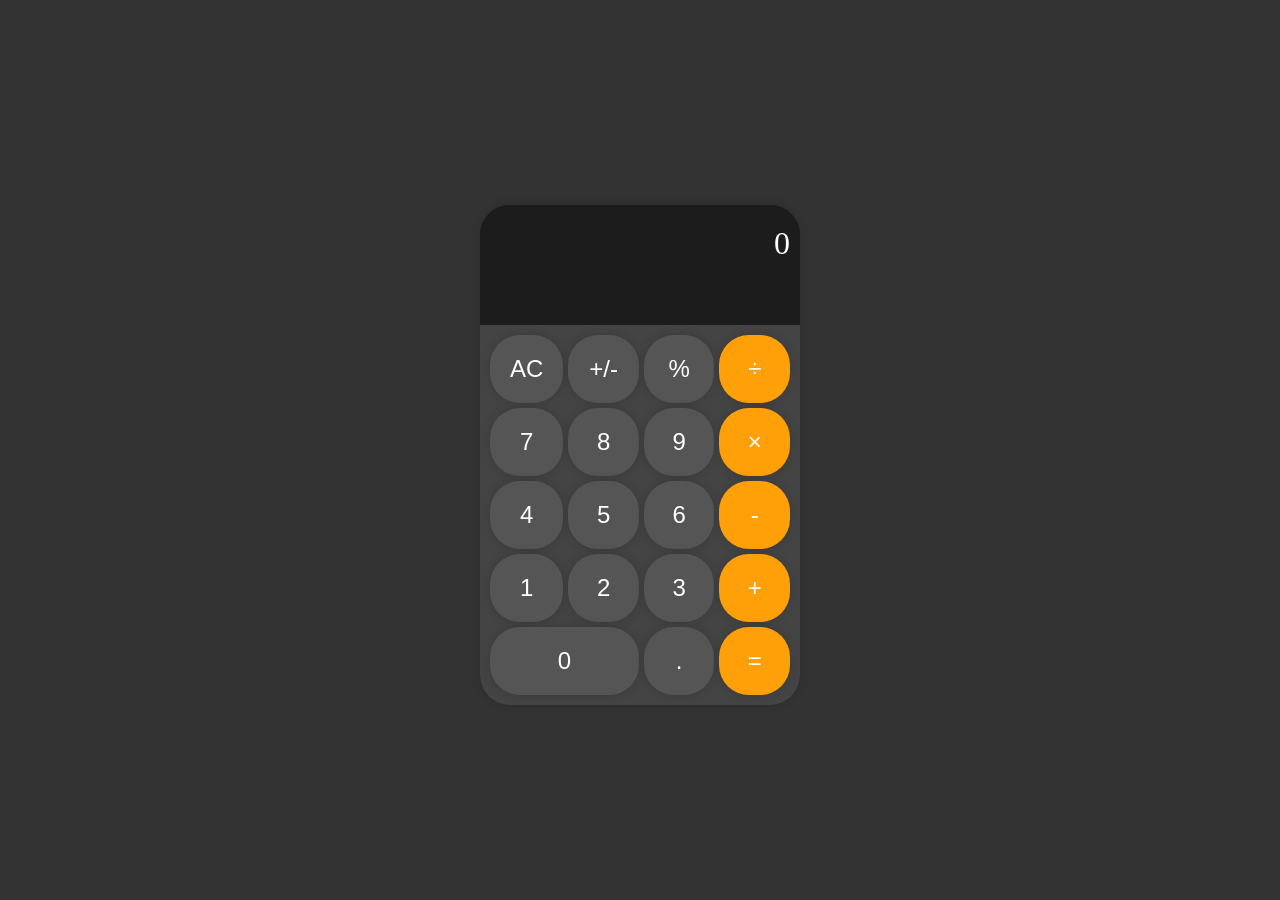
<file: docs/index.html>
<!doctype html>
<html lang="en">
  <head>
    <meta charset="UTF-8" />
    <meta name="viewport" content="width=device-width, initial-scale=1.0" />
    <title>Calculator</title>
    <link rel="stylesheet" href="style.css" />
  </head>

  <body>
    <div class="calculator">
      <div class="display" id="display">0</div>

      <div class="buttons">
        <button class="button clear">AC</button>
        <button class="button">+/-</button>
        <button class="button">%</button>
        <button class="button operator">÷</button>

        <button class="button">7</button>
        <button class="button">8</button>
        <button class="button">9</button>
        <button class="button operator">×</button>

        <button class="button">4</button>
        <button class="button">5</button>
        <button class="button">6</button>
        <button class="button operator">-</button>

        <button class="button">1</button>
        <button class="button">2</button>
        <button class="button">3</button>
        <button class="button operator">+</button>

        <button class="button zero">0</button>
        <button class="button">.</button>
        <button class="button operator">=</button>
      </div>
    </div>

    <script src="script.js"></script>
  </body>
</html>
</file>
<file: docs/style.css>
body {
  /* Used for fonts and general background */
  font-family: -apple-system, BlinkMacSystemFont, "Segoe UI", Roboto;
  background: #333;
  margin: 0;
  display: flex; /* for centering */
  align-items: center;
  justify-content: center;
  height: 100vh;
}
.calculator {
  margin-top: 10px;
  width: 320px;
  background: #222;
  border-radius: 30px;
  overflow: hidden;
  min-height: 500px;
  box-shadow: 0 0 10px rgba(0, 0, 0, 0.170);
}
.display {
  background: #1c1c1c;
  color: white; /* text color */
  font-size: 2rem;
  text-align: right;
  padding: 20px 10px;
  height: 80px;
}
.buttons {
  display: grid; /* creates grid layout */
  grid-template-columns: repeat(4, 1fr);
  gap: 5px;
  background: #444;
  padding: 10px;
}
.button {
  background: #555;
  border: none;
  padding: 20px;
  font-size: 1.5rem;
  color: white; /* default text color */
  cursor: pointer;
  border-radius: 30px;
  outline: none; /* Remove outline (desktop) */
  box-shadow: 0 0 10px rgba(0, 0, 0, 0.170);
  transition: transform 0.1s;
}
/* increase size on hover */
.button:hover {
  transform: scale(1.08);
}
.button:active {
  background-color: #303030;
  transform: scale(1);
}
.operator {
  background: #ffa009;
  /* operator button color */
}
.operator:active {
  background-color: #cc8000;
  /* color change when active */
  transform: scale(1);
}
.zero {
  grid-column: span 2;
}
.clear:hover {
  background: #ff4c4c;
}
* {
  /* Disables highlighting on tap (mobile)*/
  -webkit-tap-highlight-color: transparent;
}
</file>
